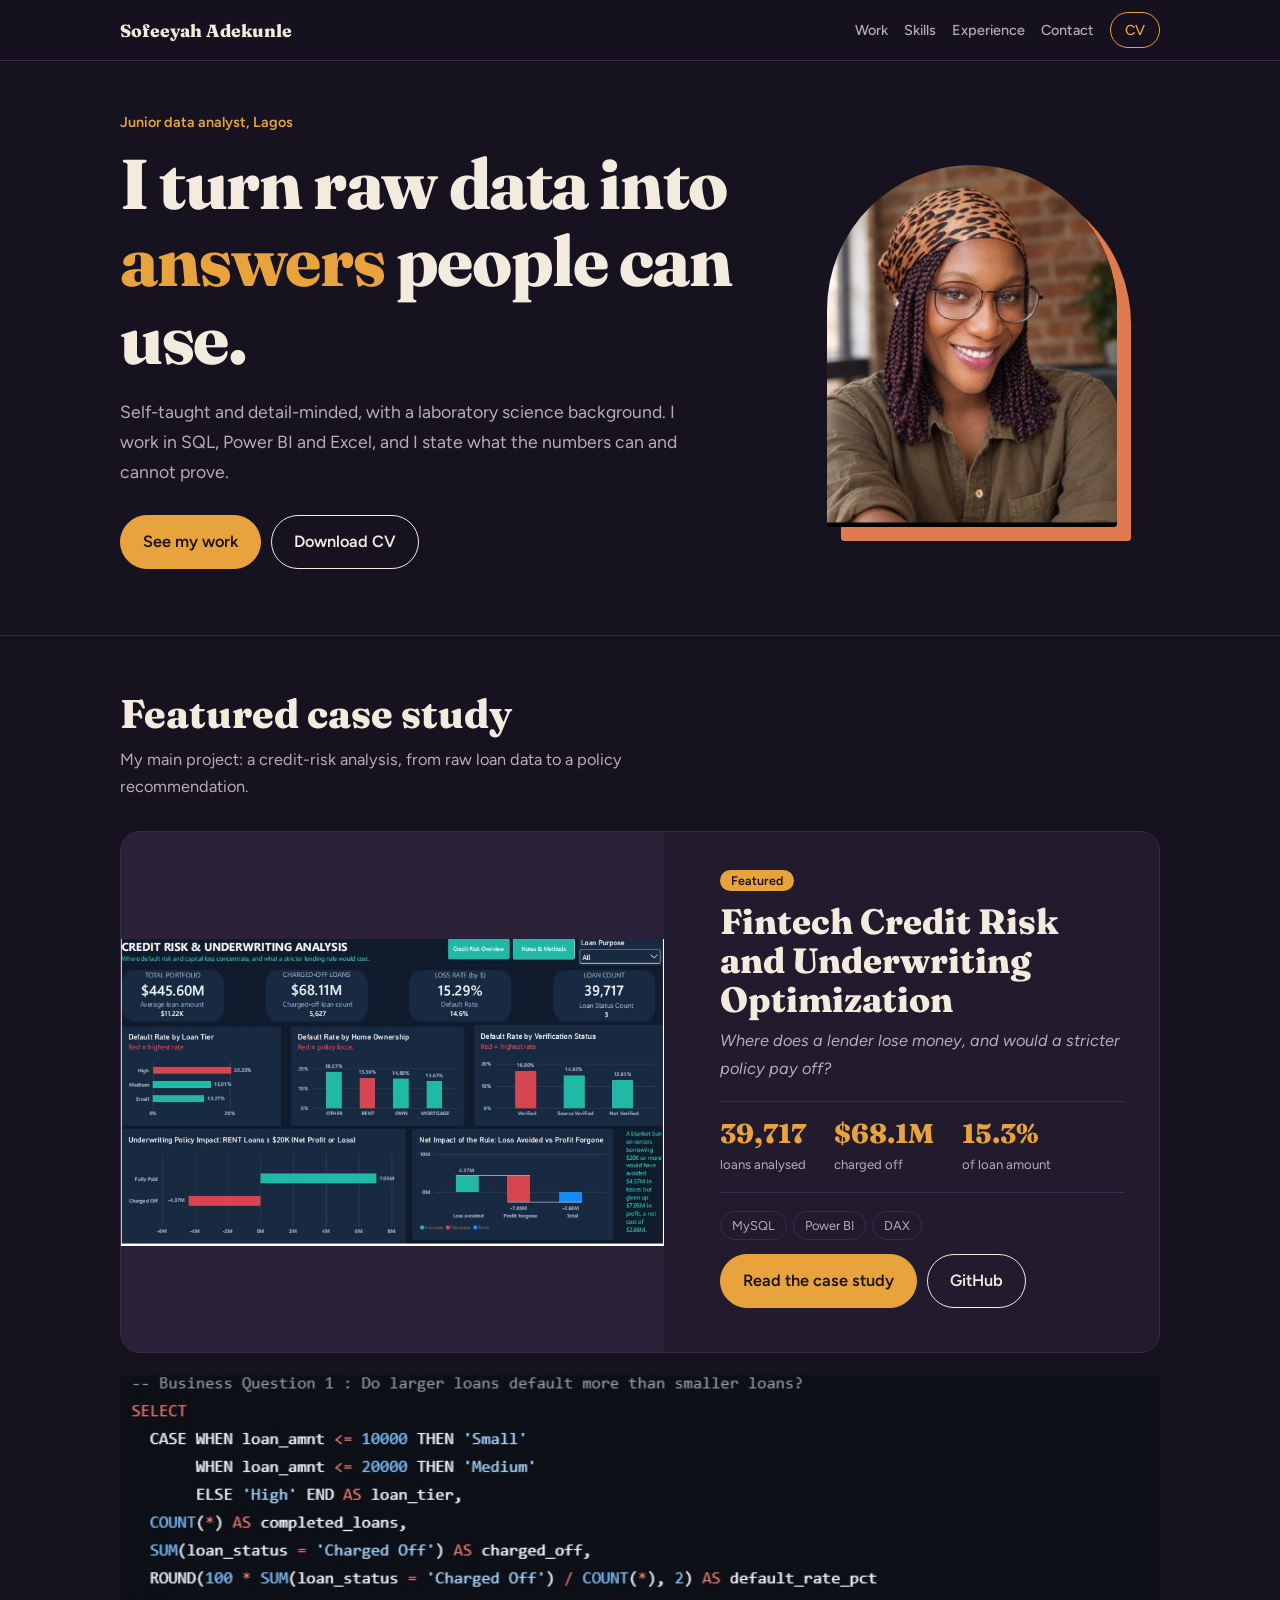
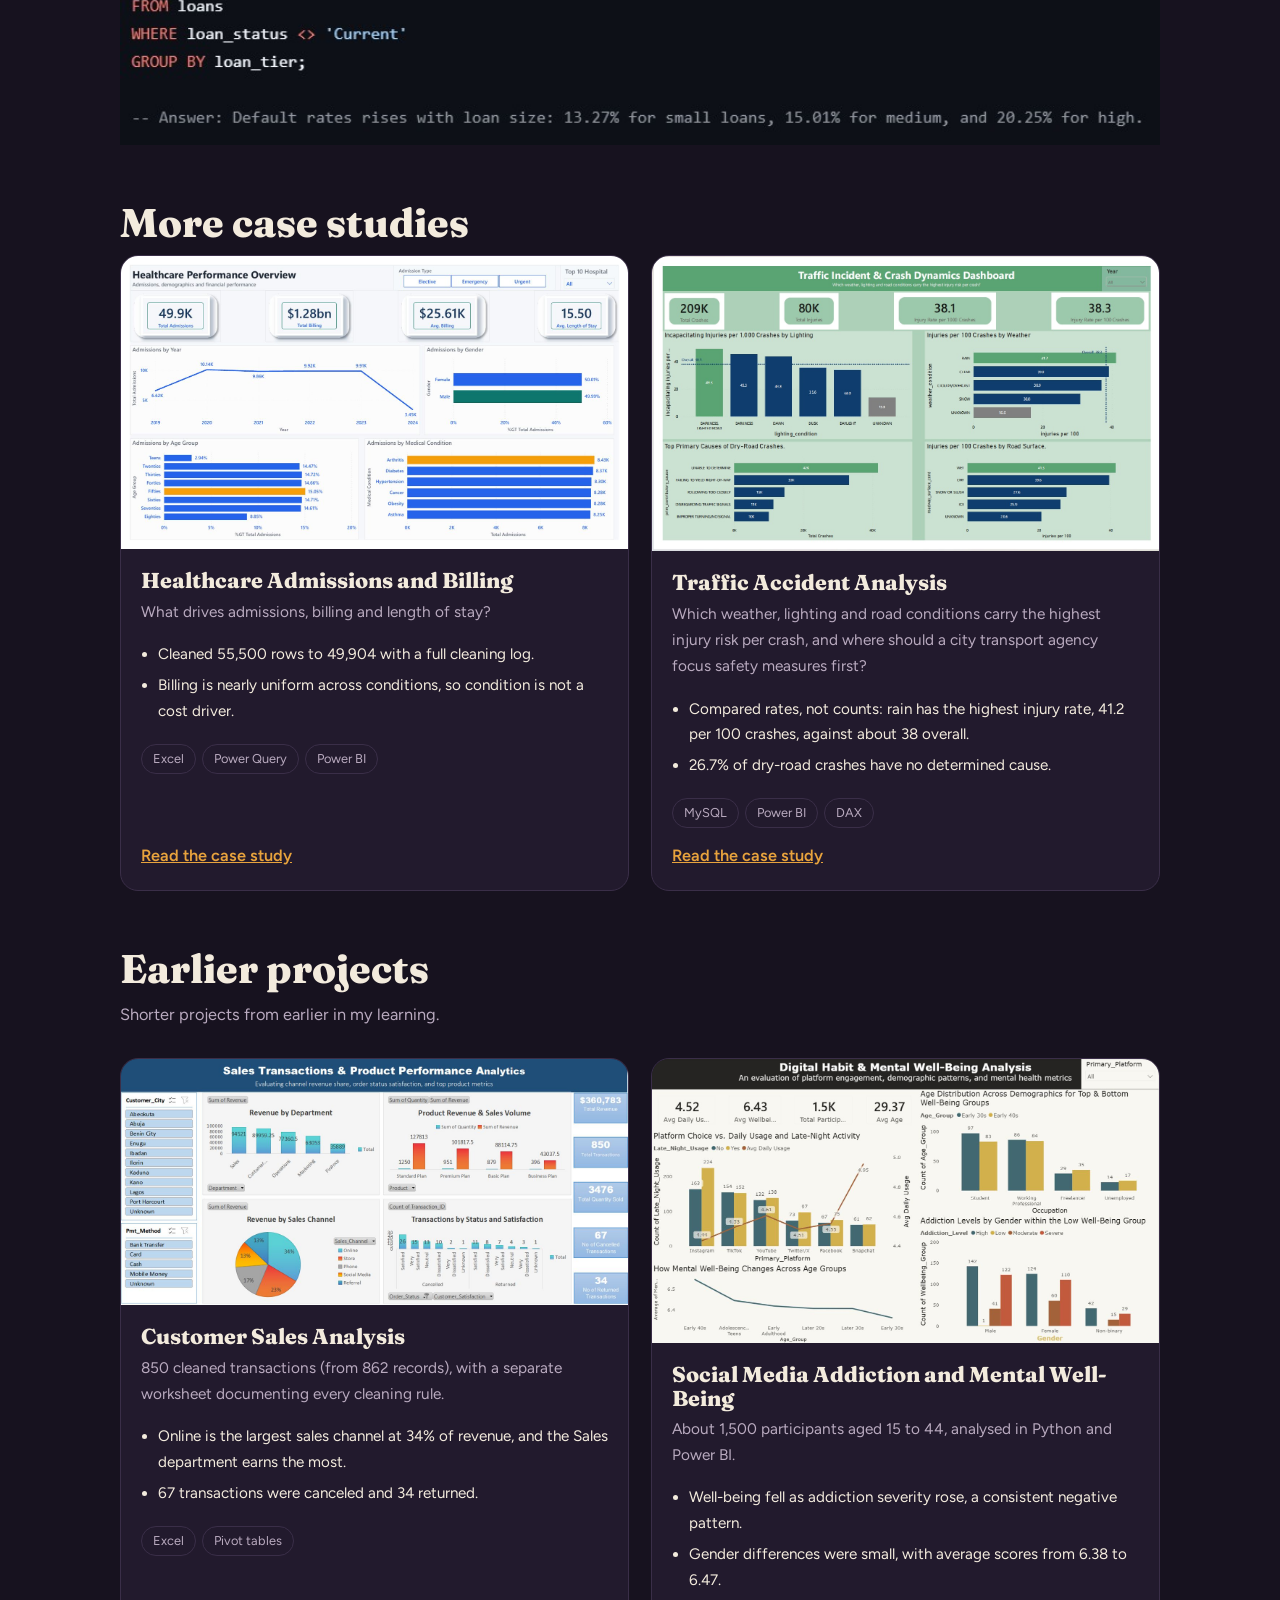
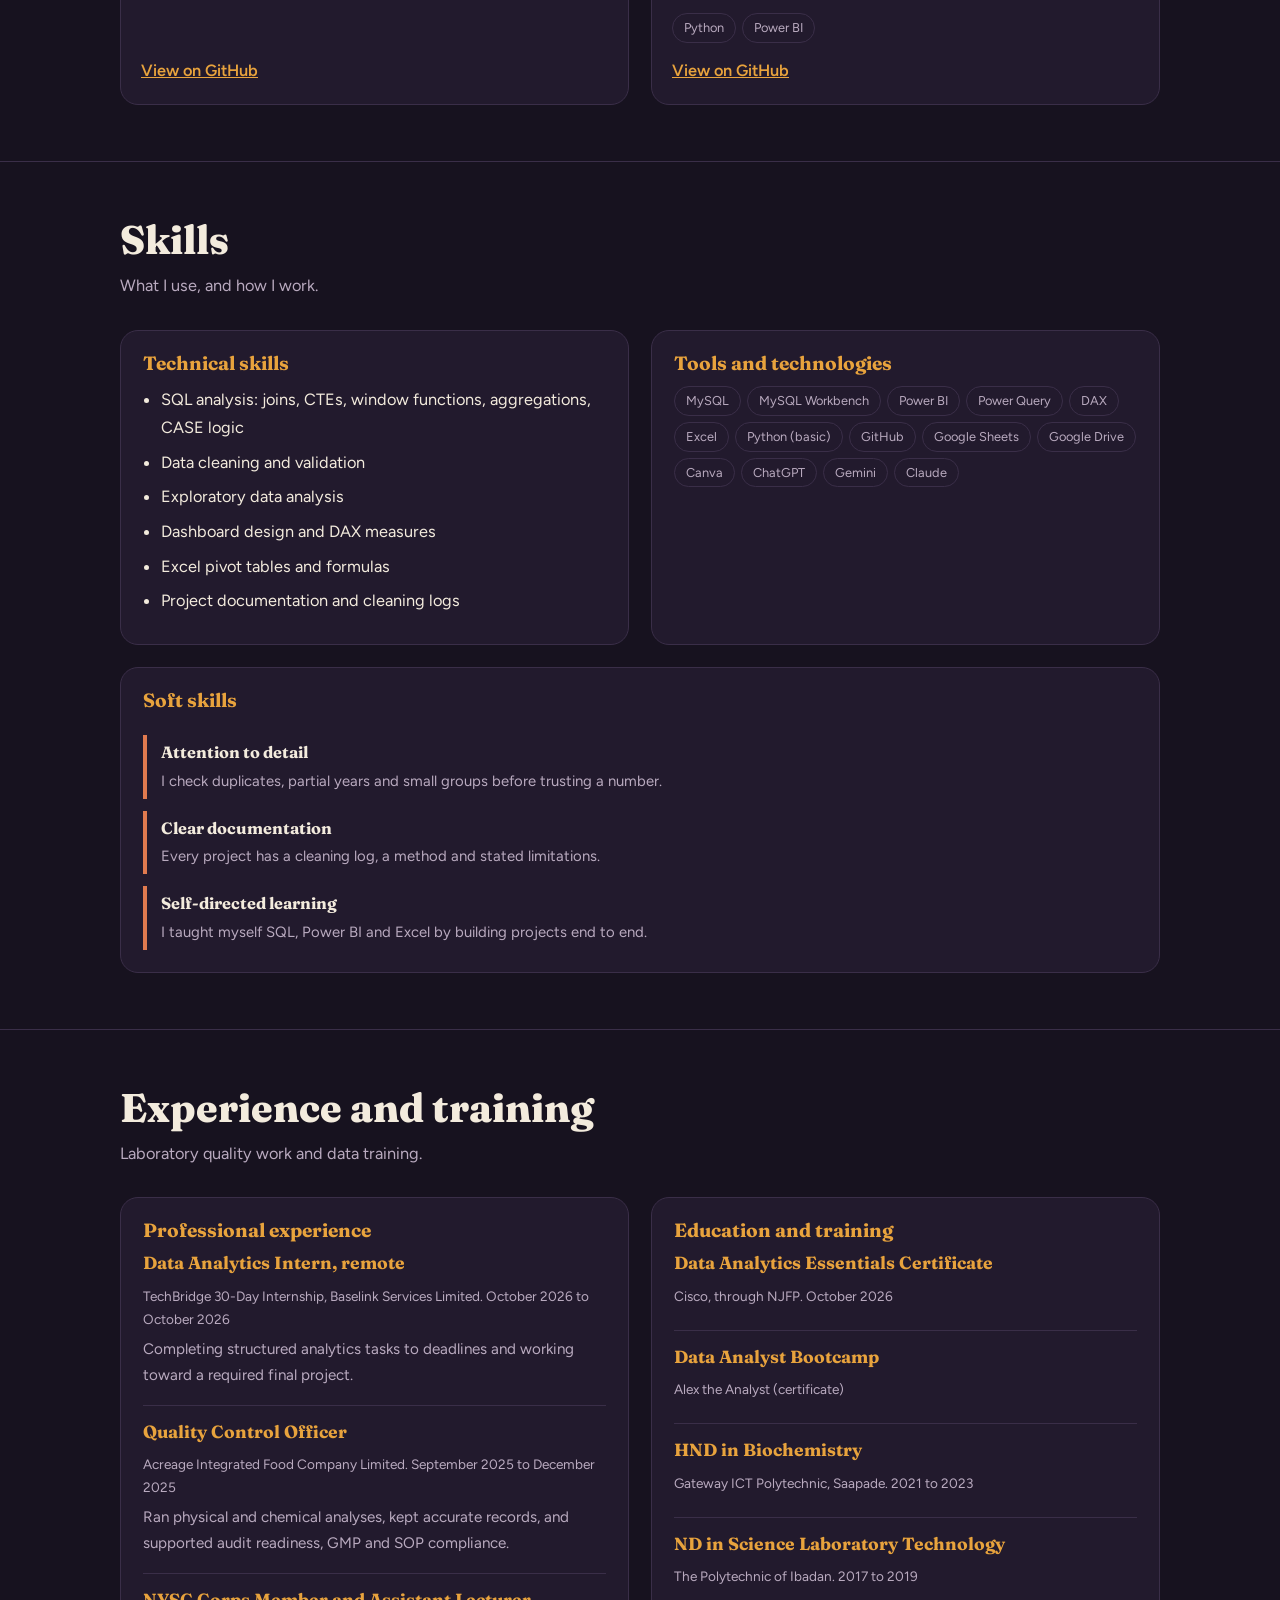
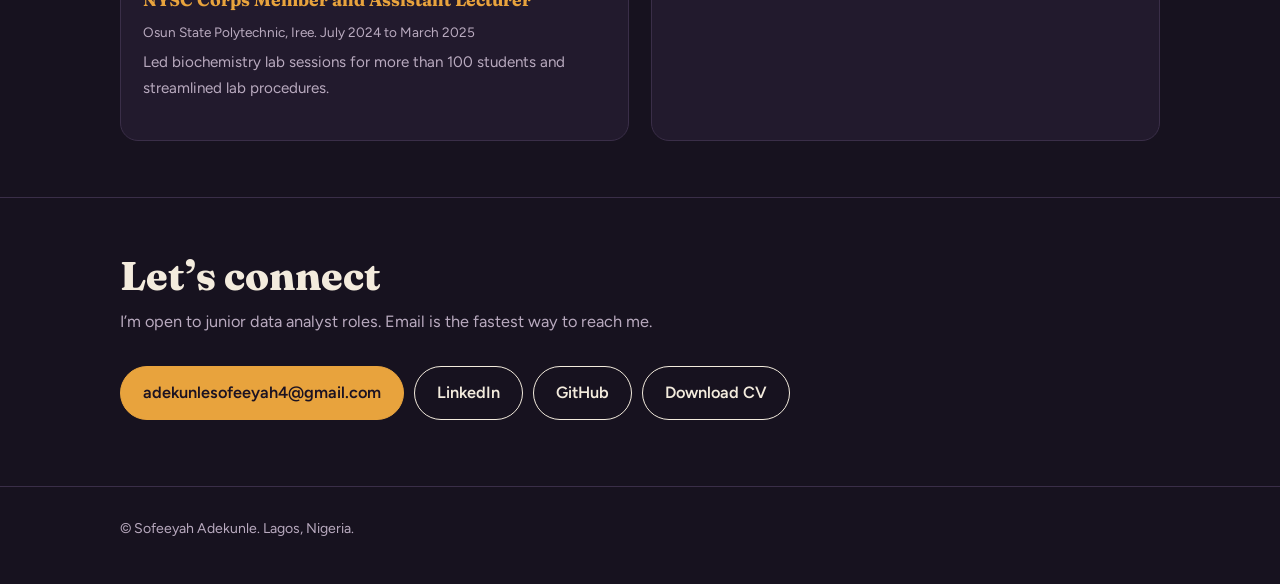
<file: index.html>
<!DOCTYPE html>
<html lang="en"><head><meta charset="utf-8"><meta name="viewport" content="width=device-width, initial-scale=1">
<title>Sofeeyah Adekunle | Data Analyst</title><meta name="description" content="Junior data analyst. SQL, Power BI and Excel case studies in fintech, healthcare and transport.">
<link rel="preconnect" href="https://fonts.googleapis.com"><link rel="preconnect" href="https://fonts.gstatic.com" crossorigin>
<link href="https://fonts.googleapis.com/css2?family=Fraunces:wght@600;800&family=Figtree:wght@400;500;600&display=swap" rel="stylesheet">
<link rel="stylesheet" href="assets/style.css"></head><body>
<header><div class="w"><a class="logo" href="index.html"><span class="full">Sofeeyah Adekunle</span><span class="ini">SA</span></a><nav>
<a href="index.html#work">Work</a><a href="index.html#skills">Skills</a><a href="index.html#experience">Experience</a><a href="index.html#contact">Contact</a><a class="cv" href="assets/Sofeeyah_Adekunle_Data_Analyst_Resume.pdf">CV</a></nav></div></header>

<main>
<div class="w hero"><div>
<p class="eyebrow">Junior data analyst, Lagos</p>
<h1>I turn raw data into <em>answers</em> people can use.</h1>
<p class="lead">Self-taught and detail-minded, with a laboratory science background. I work in SQL, Power BI and Excel, and I state what the numbers can and cannot prove.</p>
<a class="btn p" href="#work">See my work</a><a class="btn" href="assets/Sofeeyah_Adekunle_Data_Analyst_Resume.pdf">Download CV</a></div>
<div class="ph"><img src="assets/images/headshot.jpg" alt="Portrait of Sofeeyah Adekunle, smiling, wearing glasses and a leopard-print headscarf"></div></div>

<section id="work"><div class="w">
<h2>Featured case study</h2>
<p class="sub">My main project: a credit-risk analysis, from raw loan data to a policy recommendation.</p>
<article class="feat"><button class="shot" aria-label="Enlarge: Power BI credit risk dashboard"><img src="assets/images/fintech-dashboard.jpg" alt="Power BI credit risk dashboard" loading="lazy"></button>
<div class="tx"><span class="tag">Featured</span><h3>Fintech Credit Risk and Underwriting Optimization</h3>
<p class="q">Where does a lender lose money, and would a stricter policy pay off?</p>
<div class="facts"><div><b>39,717</b><span>loans analysed</span></div><div><b>$68.1M</b><span>charged off</span></div><div><b>15.3%</b><span>of loan amount</span></div></div>
<div class="chips"><span>MySQL</span><span>Power BI</span><span>DAX</span></div>
<a class="btn p" href="fintech.html">Read the case study</a><a class="btn" href="https://github.com/SofeeyahAde/fintech-credit-risk-analysis">GitHub</a></div></article>
<div style="margin-top:22px"><button class="shot" aria-label="Enlarge: SQL query that tiers loans by size and calculates default rate"><img src="assets/images/fintech-sql.jpg" alt="SQL query that tiers loans by size and calculates default rate" loading="lazy"></button></div>

<h2 style="margin-top:56px">More case studies</h2>
<div class="grid g2">
<article class="card"><button class="shot" aria-label="Enlarge: Power BI healthcare overview dashboard"><img src="assets/images/healthcare-overview.jpg" alt="Power BI healthcare overview dashboard" loading="lazy"></button><div class="tx"><h3>Healthcare Admissions and Billing</h3>
<p>What drives admissions, billing and length of stay?</p><ul><li>Cleaned 55,500 rows to 49,904 with a full cleaning log.</li><li>Billing is nearly uniform across conditions, so condition is not a cost driver.</li></ul>
<div class="chips"><span>Excel</span><span>Power Query</span><span>Power BI</span></div><a class="more" href="healthcare.html">Read the case study</a></div></article>
<article class="card"><button class="shot" aria-label="Enlarge: Power BI traffic crash dashboard"><img src="assets/images/traffic-dashboard.jpg" alt="Power BI traffic crash dashboard" loading="lazy"></button><div class="tx"><h3>Traffic Accident Analysis</h3>
<p>Which weather, lighting and road conditions carry the highest injury risk per crash, and where should a city transport agency focus safety measures first?</p><ul><li>Compared rates, not counts: rain has the highest injury rate, 41.2 per 100 crashes, against about 38 overall.</li><li>26.7% of dry-road crashes have no determined cause.</li></ul>
<div class="chips"><span>MySQL</span><span>Power BI</span><span>DAX</span></div><a class="more" href="traffic.html">Read the case study</a></div></article>
</div>

<h2 style="margin-top:56px">Earlier projects</h2>
<p class="sub">Shorter projects from earlier in my learning.</p>
<div class="grid g2">
<article class="card"><button class="shot" aria-label="Enlarge: Excel sales dashboard"><img src="assets/images/sales-dashboard.jpg" alt="Excel sales dashboard" loading="lazy"></button><div class="tx"><h3>Customer Sales Analysis</h3>
<p>850 cleaned transactions (from 862 records), with a separate worksheet documenting every cleaning rule.</p><ul><li>Online is the largest sales channel at 34% of revenue, and the Sales department earns the most.</li><li>67 transactions were canceled and 34 returned.</li></ul>
<div class="chips"><span>Excel</span><span>Pivot tables</span></div><a class="more" href="https://github.com/SofeeyahAde/customer-sales-excel-analysis">View on GitHub</a></div></article>
<article class="card"><button class="shot" aria-label="Enlarge: Power BI social media and mental well-being dashboard"><img src="assets/images/social-dashboard.jpg" alt="Power BI social media and mental well-being dashboard" loading="lazy"></button><div class="tx"><h3>Social Media Addiction and Mental Well-Being</h3>
<p>About 1,500 participants aged 15 to 44, analysed in Python and Power BI.</p><ul><li>Well-being fell as addiction severity rose, a consistent negative pattern.</li><li>Gender differences were small, with average scores from 6.38 to 6.47.</li></ul>
<div class="chips"><span>Python</span><span>Power BI</span></div><a class="more" href="https://github.com/SofeeyahAde/social-media-mental-wellbeing-analysis">View on GitHub</a></div></article>
</div></div></section>

<section id="skills"><div class="w"><h2>Skills</h2><p class="sub">What I use, and how I work.</p>
<div class="two">
<div class="box"><h3>Technical skills</h3><ul><li>SQL analysis: joins, CTEs, window functions, aggregations, CASE logic</li><li>Data cleaning and validation</li><li>Exploratory data analysis</li><li>Dashboard design and DAX measures</li><li>Excel pivot tables and formulas</li><li>Project documentation and cleaning logs</li></ul></div>
<div class="box"><h3>Tools and technologies</h3><div class="chips" style="margin:0"><span>MySQL</span><span>MySQL Workbench</span><span>Power BI</span><span>Power Query</span><span>DAX</span><span>Excel</span><span>Python (basic)</span><span>GitHub</span><span>Google Sheets</span><span>Google Drive</span><span>Canva</span><span>ChatGPT</span><span>Gemini</span><span>Claude</span></div></div></div>
<div class="box soft" style="margin-top:22px"><h3>Soft skills</h3>
<div><b>Attention to detail</b><span>I check duplicates, partial years and small groups before trusting a number.</span></div>
<div><b>Clear documentation</b><span>Every project has a cleaning log, a method and stated limitations.</span></div>
<div><b>Self-directed learning</b><span>I taught myself SQL, Power BI and Excel by building projects end to end.</span></div></div>
</div></section>

<section id="experience"><div class="w"><h2>Experience and training</h2><p class="sub">Laboratory quality work and data training.</p>
<div class="two"><div class="box"><h3>Professional experience</h3>
<div class="job"><h3>Data Analytics Intern, remote</h3><small>TechBridge 30-Day Internship, Baselink Services Limited. October 2026 to October 2026</small><p>Completing structured analytics tasks to deadlines and working toward a required final project.</p></div>
<div class="job"><h3>Quality Control Officer</h3><small>Acreage Integrated Food Company Limited. September 2025 to December 2025</small><p>Ran physical and chemical analyses, kept accurate records, and supported audit readiness, GMP and SOP compliance.</p></div>
<div class="job"><h3>NYSC Corps Member and Assistant Lecturer</h3><small>Osun State Polytechnic, Iree. July 2024 to March 2025</small><p>Led biochemistry lab sessions for more than 100 students and streamlined lab procedures.</p></div></div>
<div class="box"><h3>Education and training</h3>
<div class="job"><h3>Data Analytics Essentials Certificate</h3><small>Cisco, through NJFP. October 2026</small></div>
<div class="job"><h3>Data Analyst Bootcamp</h3><small>Alex the Analyst (certificate)</small></div>
<div class="job"><h3>HND in Biochemistry</h3><small>Gateway ICT Polytechnic, Saapade. 2021 to 2023</small></div>
<div class="job"><h3>ND in Science Laboratory Technology</h3><small>The Polytechnic of Ibadan. 2017 to 2019</small></div></div></div>
</div></section>

<section id="contact"><div class="w"><h2>Let’s connect</h2><p class="sub">I’m open to junior data analyst roles. Email is the fastest way to reach me.</p>
<a class="btn p" href="mailto:adekunlesofeeyah4@gmail.com">adekunlesofeeyah4@gmail.com</a><a class="btn" href="https://www.linkedin.com/in/sofeeyah-adekunle">LinkedIn</a><a class="btn" href="https://github.com/SofeeyahAde">GitHub</a><a class="btn" href="assets/Sofeeyah_Adekunle_Data_Analyst_Resume.pdf">Download CV</a></div></section>
</main><footer><div class="w">© Sofeeyah Adekunle. Lagos, Nigeria.</div></footer>
<dialog id="z"><img alt=""></dialog><script src="assets/site.js"></script></body></html>
</file>
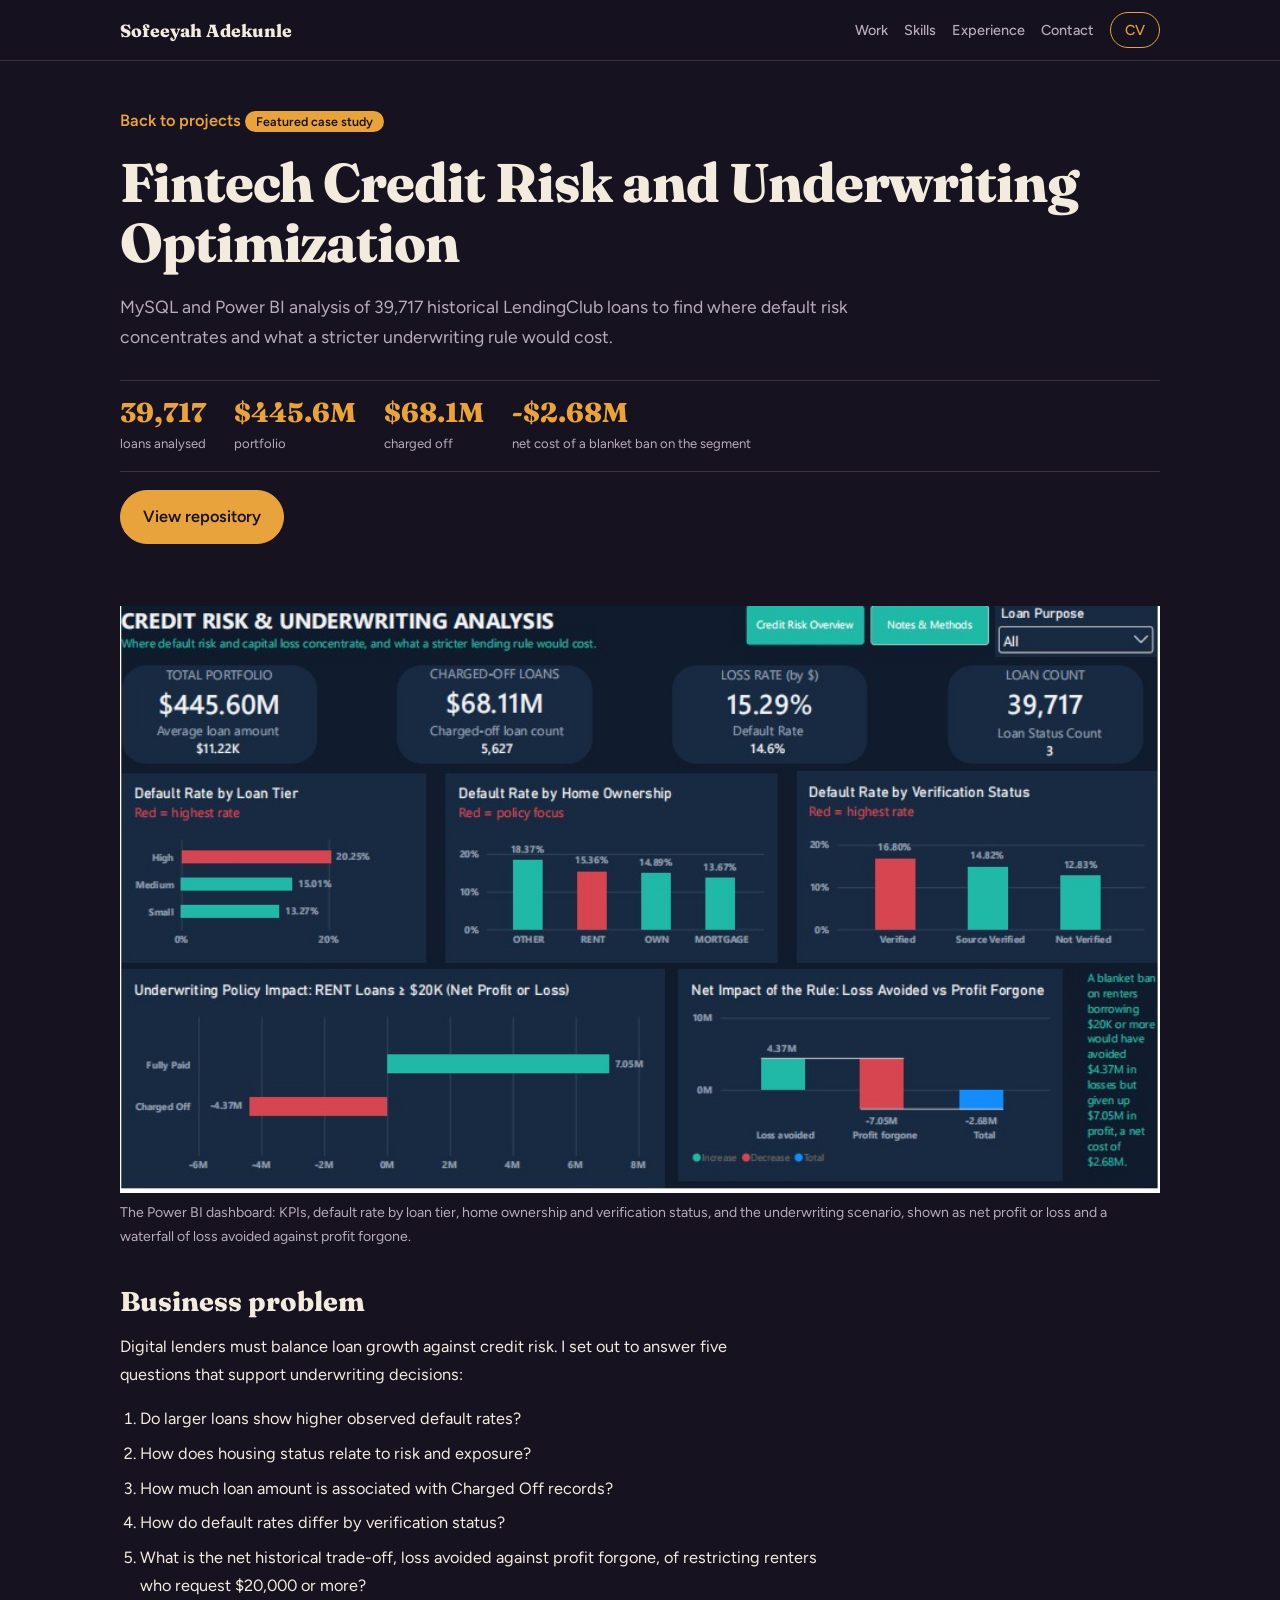
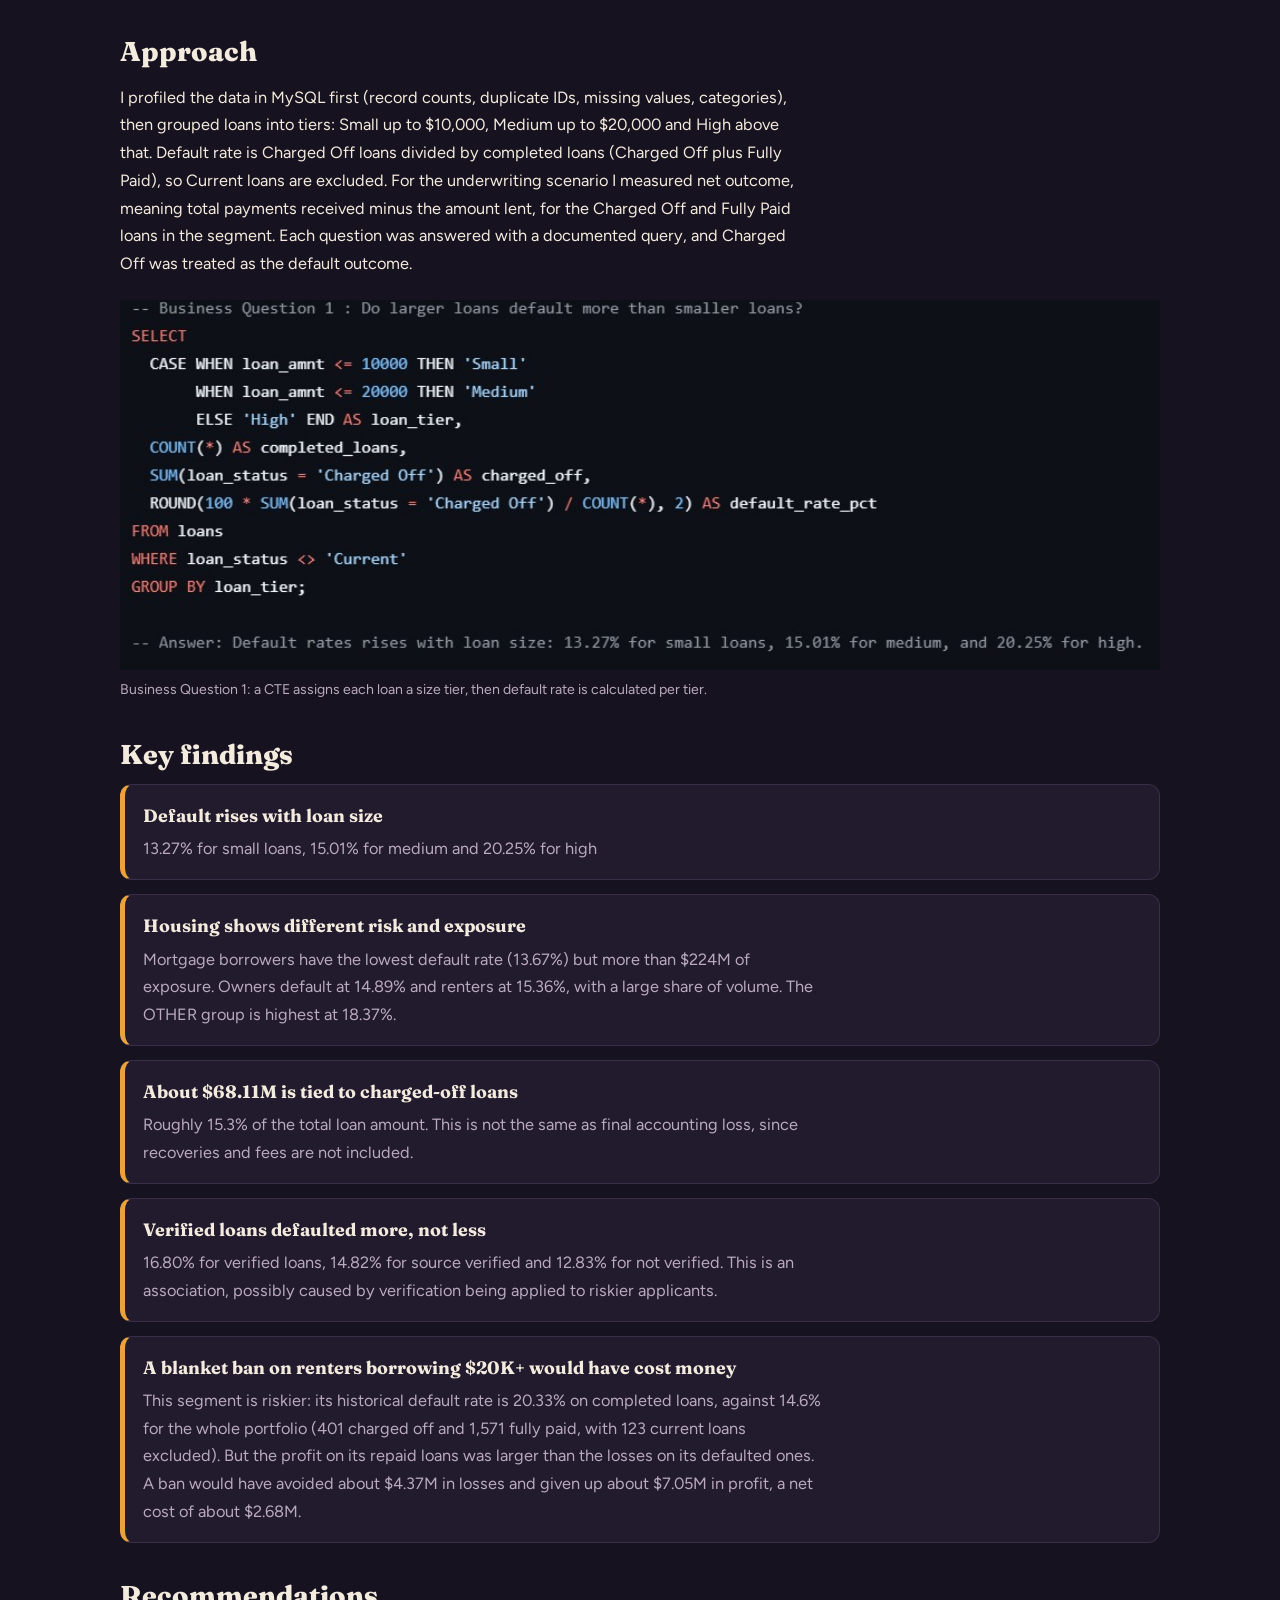
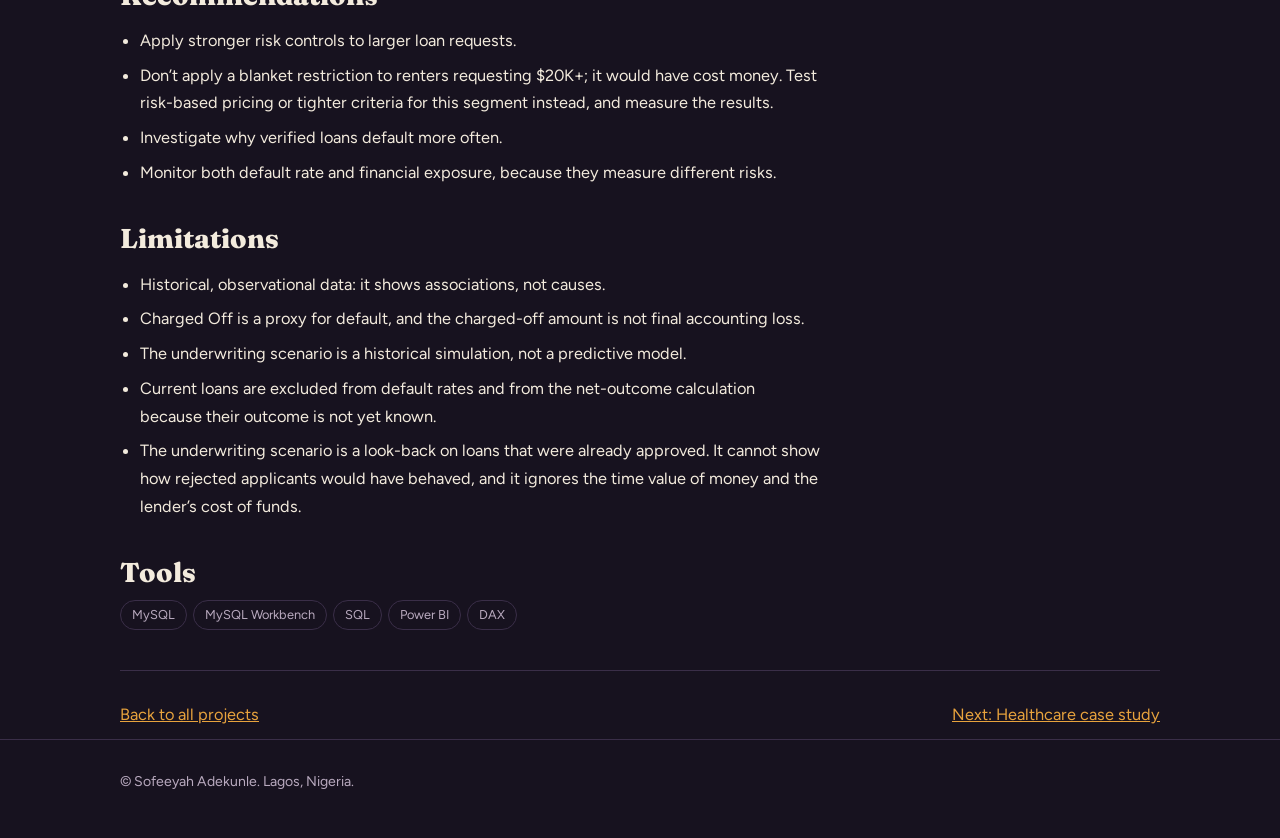
<file: fintech.html>
<!DOCTYPE html>
<html lang="en"><head><meta charset="utf-8"><meta name="viewport" content="width=device-width, initial-scale=1">
<title>Fintech Credit Risk and Underwriting Optimization | Sofeeyah Adekunle</title><meta name="description" content="Credit risk analysis of 39,717 loans using MySQL and Power BI.">
<link rel="preconnect" href="https://fonts.googleapis.com"><link rel="preconnect" href="https://fonts.gstatic.com" crossorigin>
<link href="https://fonts.googleapis.com/css2?family=Fraunces:wght@600;800&family=Figtree:wght@400;500;600&display=swap" rel="stylesheet">
<link rel="stylesheet" href="assets/style.css"></head><body>
<header><div class="w"><a class="logo" href="index.html"><span class="full">Sofeeyah Adekunle</span><span class="ini">SA</span></a><nav>
<a href="index.html#work">Work</a><a href="index.html#skills">Skills</a><a href="index.html#experience">Experience</a><a href="index.html#contact">Contact</a><a class="cv" href="assets/Sofeeyah_Adekunle_Data_Analyst_Resume.pdf">CV</a></nav></div></header>

<main class="cs"><div class="w"><div class="cs-hero"><a class="back" href="index.html#work">Back to projects</a>
<span class="tag">Featured case study</span><h1 style="font-size:clamp(2rem,6vw,3.4rem)">Fintech Credit Risk and Underwriting Optimization</h1>
<p class="lead">MySQL and Power BI analysis of 39,717 historical LendingClub loans to find where default risk concentrates and what a stricter underwriting rule would cost.</p>
<div class="facts"><div><b>39,717</b><span>loans analysed</span></div><div><b>$445.6M</b><span>portfolio</span></div><div><b>$68.1M</b><span>charged off</span></div><div><b>-$2.68M</b><span>net cost of a blanket ban on the segment</span></div></div>
<a class="btn p" href="https://github.com/SofeeyahAde/fintech-credit-risk-analysis">View repository</a></div>
<figure><button class="shot" aria-label="Enlarge: Power BI credit risk dashboard"><img src="assets/images/fintech-dashboard.jpg" alt="Power BI credit risk dashboard" loading="lazy"></button><figcaption>The Power BI dashboard: KPIs, default rate by loan tier, home ownership and verification status, and the underwriting scenario, shown as net profit or loss and a waterfall of loss avoided against profit forgone.</figcaption></figure>

<h2>Business problem</h2><p>Digital lenders must balance loan growth against credit risk. I set out to answer five questions that support underwriting decisions:</p>
<ol><li>Do larger loans show higher observed default rates?</li><li>How does housing status relate to risk and exposure?</li><li>How much loan amount is associated with Charged Off records?</li><li>How do default rates differ by verification status?</li><li>What is the net historical trade-off, loss avoided against profit forgone, of restricting renters who request $20,000 or more?</li></ol>

<h2>Approach</h2><p>I profiled the data in MySQL first (record counts, duplicate IDs, missing values, categories), then grouped loans into tiers: Small up to $10,000, Medium up to $20,000 and High above that. Default rate is Charged Off loans divided by completed loans (Charged Off plus Fully Paid), so Current loans are excluded. For the underwriting scenario I measured net outcome, meaning total payments received minus the amount lent, for the Charged Off and Fully Paid loans in the segment. Each question was answered with a documented query, and Charged Off was treated as the default outcome.</p>
<figure><button class="shot" aria-label="Enlarge: SQL query that tiers loans by size and calculates default rate"><img src="assets/images/fintech-sql.jpg" alt="SQL query that tiers loans by size and calculates default rate" loading="lazy"></button><figcaption>Business Question 1: a CTE assigns each loan a size tier, then default rate is calculated per tier.</figcaption></figure>

<h2>Key findings</h2>
<div class="find"><b>Default rises with loan size</b><p>13.27% for small loans, 15.01% for medium and 20.25% for high</p></div>
<div class="find"><b>Housing shows different risk and exposure</b><p>Mortgage borrowers have the lowest default rate (13.67%) but more than $224M of exposure. Owners default at 14.89% and renters at 15.36%, with a large share of volume. The OTHER group is highest at 18.37%.</p></div>
<div class="find"><b>About $68.11M is tied to charged-off loans</b><p>Roughly 15.3% of the total loan amount. This is not the same as final accounting loss, since recoveries and fees are not included.</p></div>
<div class="find"><b>Verified loans defaulted more, not less</b><p>16.80% for verified loans, 14.82% for source verified and 12.83% for not verified. This is an association, possibly caused by verification being applied to riskier applicants.</p></div>
<div class="find"><b>A blanket ban on renters borrowing $20K+ would have cost money</b><p>This segment is riskier: its historical default rate is 20.33% on completed loans, against 14.6% for the whole portfolio (401 charged off and 1,571 fully paid, with 123 current loans excluded). But the profit on its repaid loans was larger than the losses on its defaulted ones. A ban would have avoided about $4.37M in losses and given up about $7.05M in profit, a net cost of about $2.68M.</p></div>

<h2>Recommendations</h2><ul><li>Apply stronger risk controls to larger loan requests.</li><li>Don’t apply a blanket restriction to renters requesting $20K+; it would have cost money. Test risk-based pricing or tighter criteria for this segment instead, and measure the results.</li><li>Investigate why verified loans default more often.</li><li>Monitor both default rate and financial exposure, because they measure different risks.</li></ul>

<h2>Limitations</h2><ul><li>Historical, observational data: it shows associations, not causes.</li><li>Charged Off is a proxy for default, and the charged-off amount is not final accounting loss.</li><li>The underwriting scenario is a historical simulation, not a predictive model.</li><li>Current loans are excluded from default rates and from the net-outcome calculation because their outcome is not yet known.</li><li>The underwriting scenario is a look-back on loans that were already approved. It cannot show how rejected applicants would have behaved, and it ignores the time value of money and the lender’s cost of funds.</li></ul>

<h2>Tools</h2><div class="chips"><span>MySQL</span><span>MySQL Workbench</span><span>SQL</span><span>Power BI</span><span>DAX</span></div>
<div class="nav2"><a href="index.html#work">Back to all projects</a><a href="healthcare.html">Next: Healthcare case study</a></div>
</div></main><footer><div class="w">© Sofeeyah Adekunle. Lagos, Nigeria.</div></footer>
<dialog id="z"><img alt=""></dialog><script src="assets/site.js"></script></body></html>
</file>
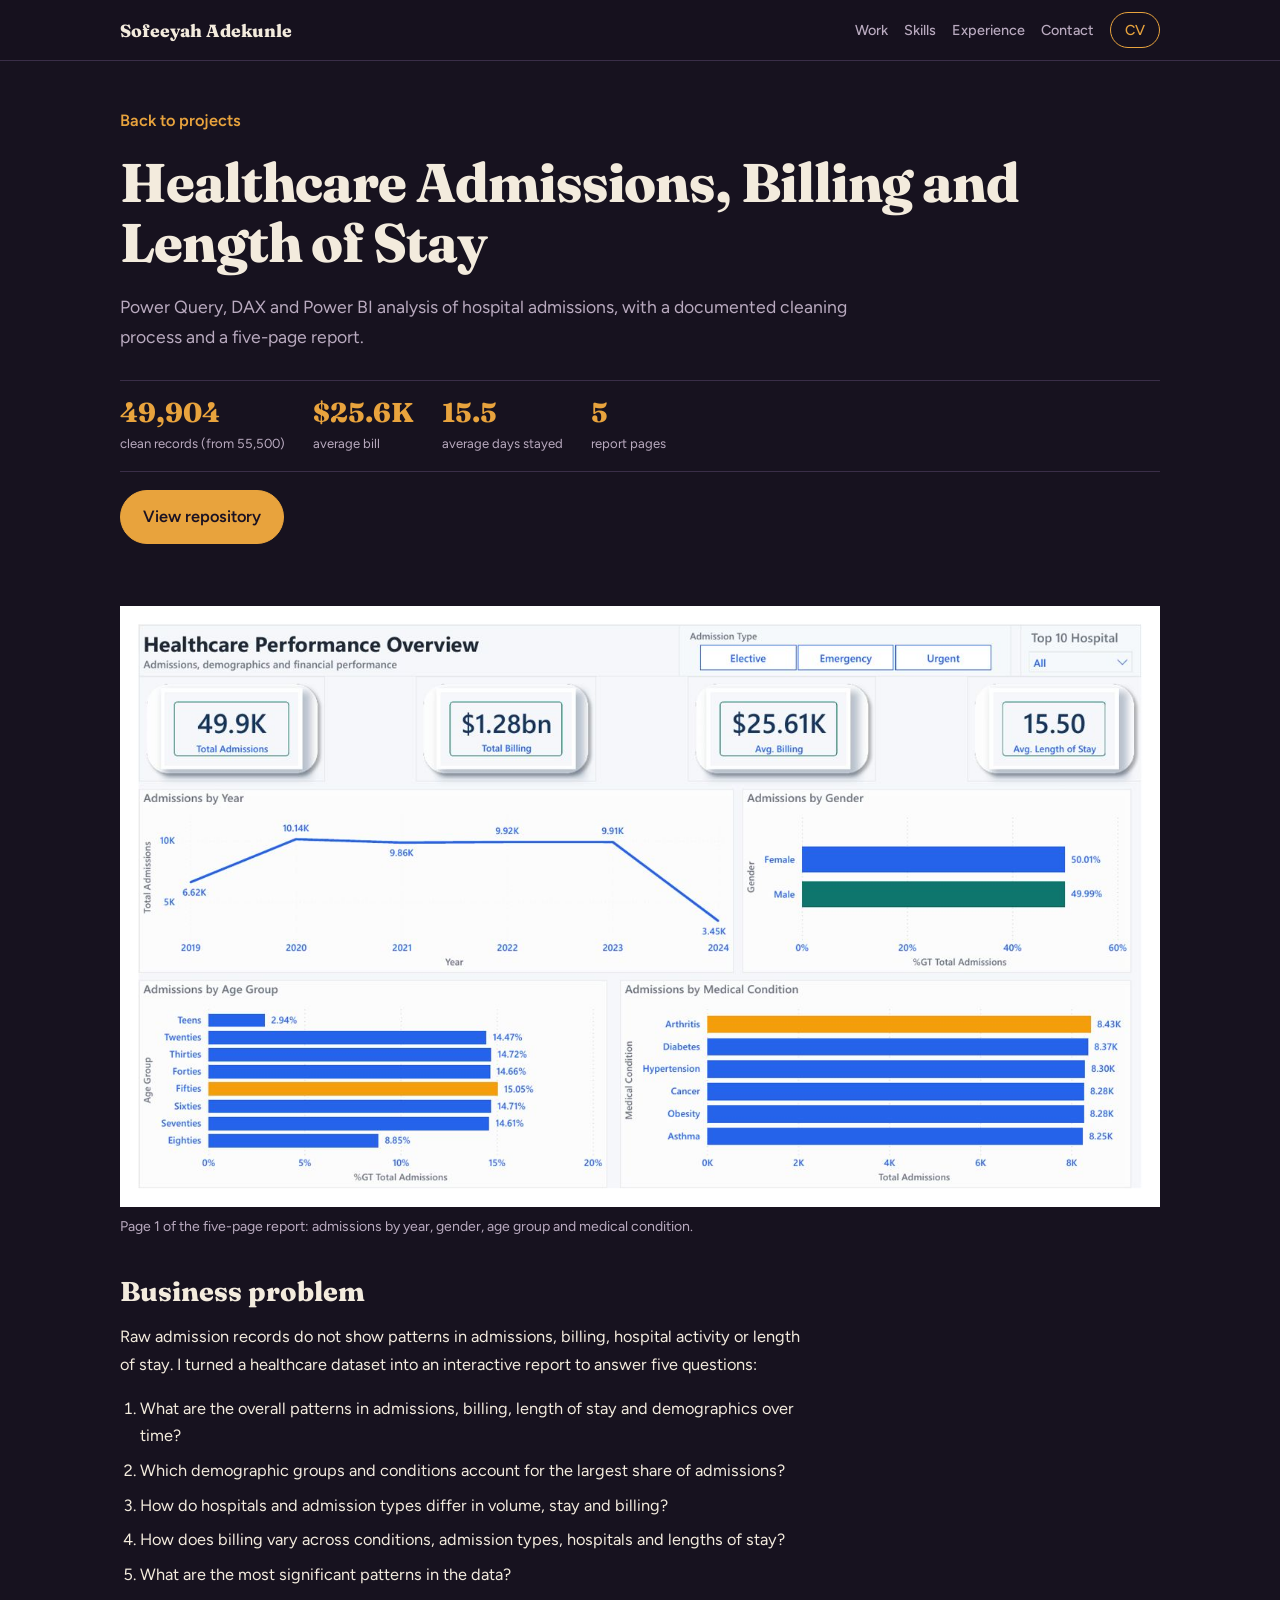
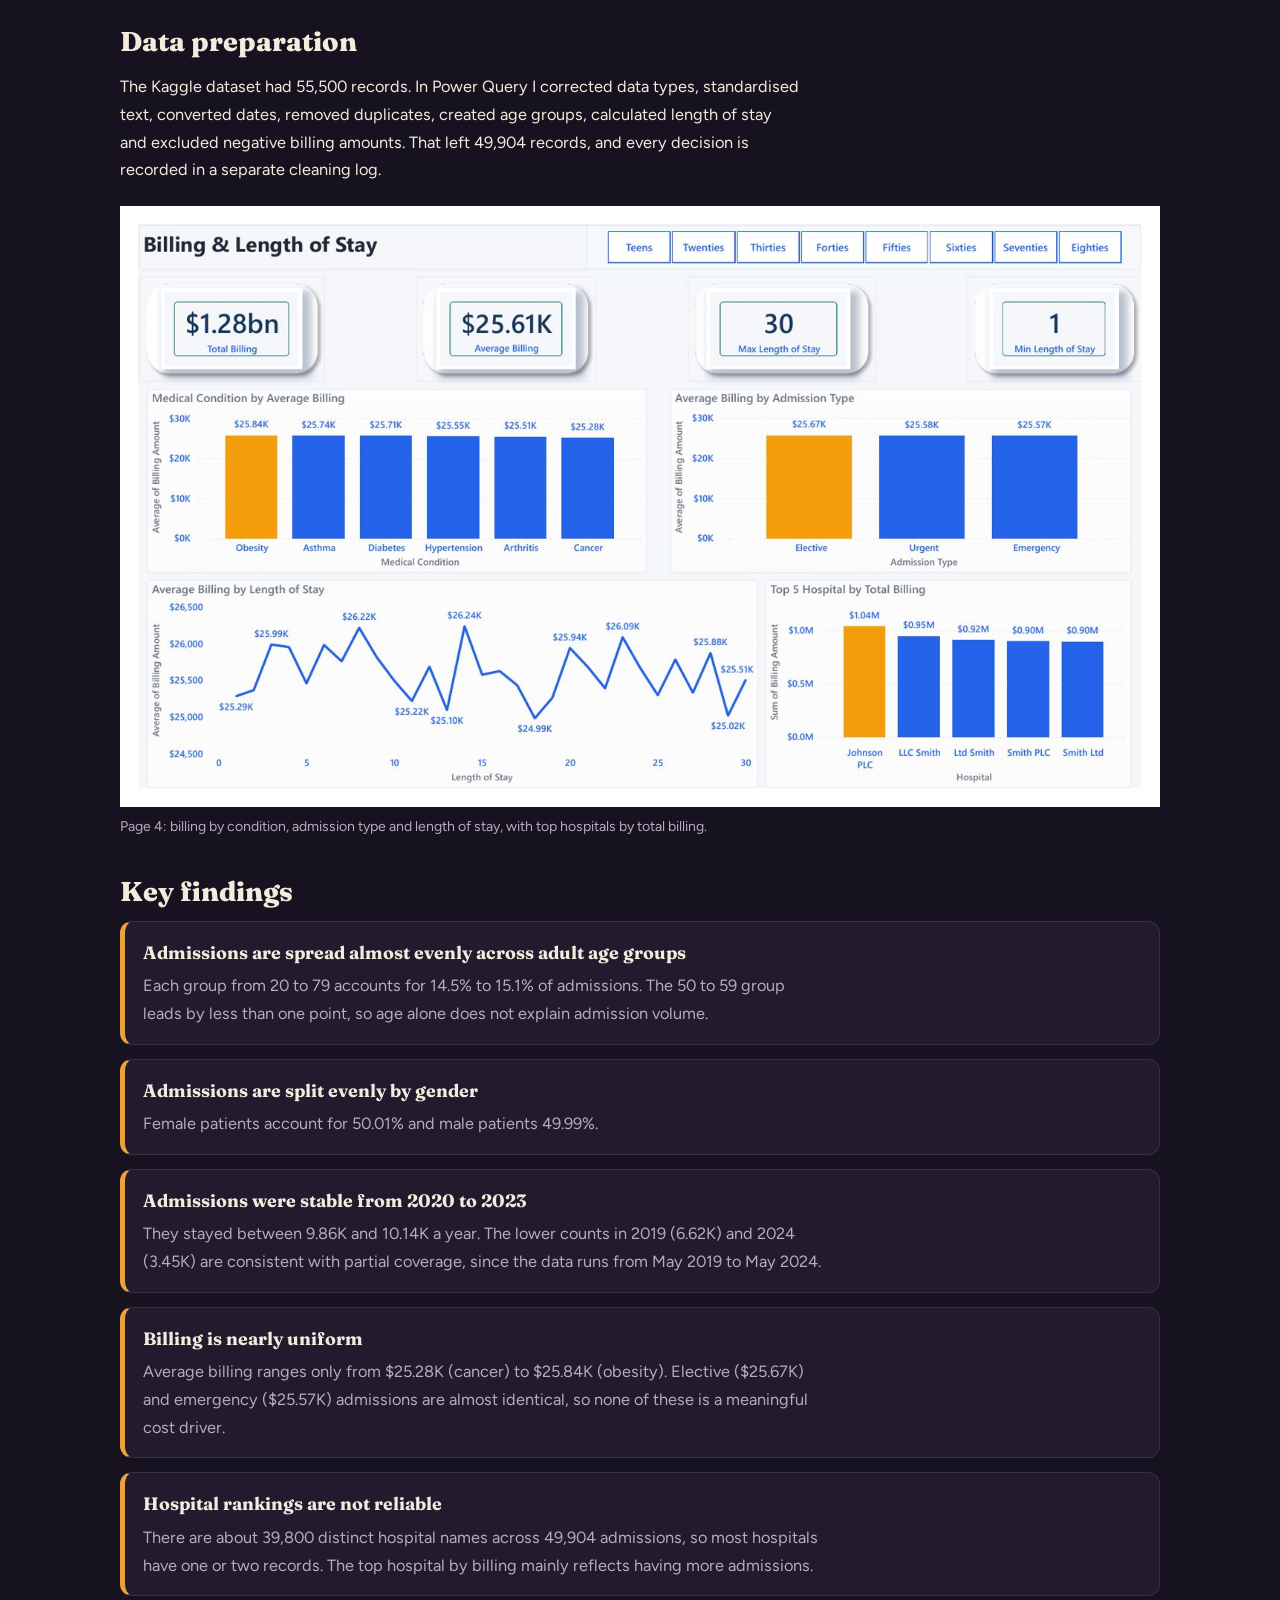
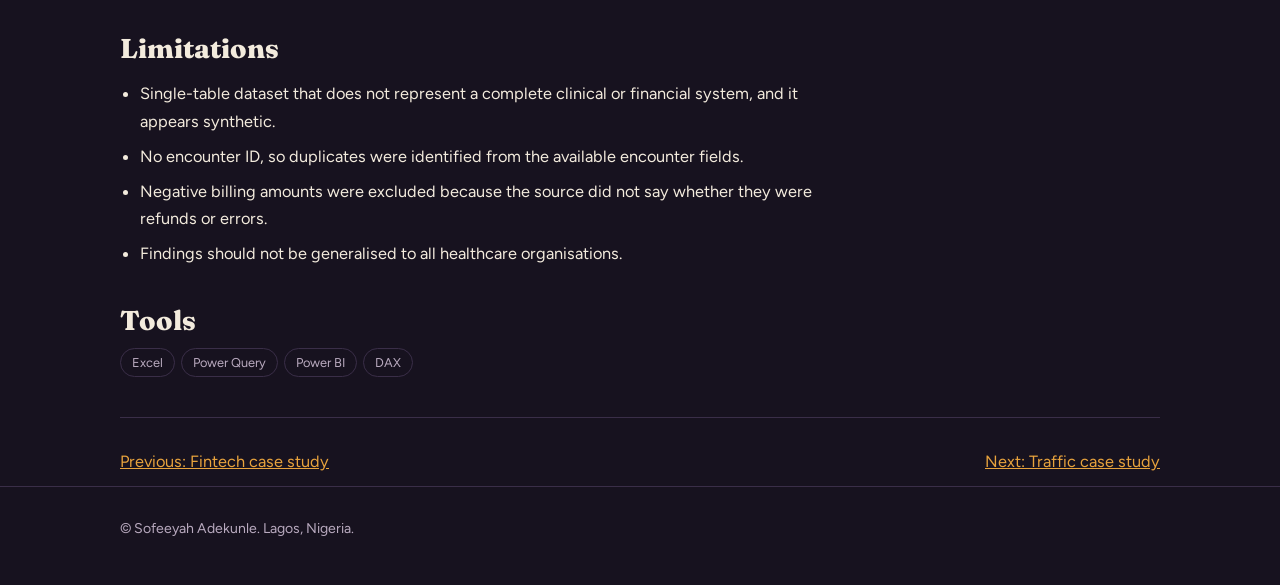
<file: healthcare.html>
<!DOCTYPE html>
<html lang="en"><head><meta charset="utf-8"><meta name="viewport" content="width=device-width, initial-scale=1">
<title>Healthcare Admissions, Billing and Length of Stay | Sofeeyah Adekunle</title><meta name="description" content="Power Query and Power BI analysis of 49,904 healthcare admission records.">
<link rel="preconnect" href="https://fonts.googleapis.com"><link rel="preconnect" href="https://fonts.gstatic.com" crossorigin>
<link href="https://fonts.googleapis.com/css2?family=Fraunces:wght@600;800&family=Figtree:wght@400;500;600&display=swap" rel="stylesheet">
<link rel="stylesheet" href="assets/style.css"></head><body>
<header><div class="w"><a class="logo" href="index.html"><span class="full">Sofeeyah Adekunle</span><span class="ini">SA</span></a><nav>
<a href="index.html#work">Work</a><a href="index.html#skills">Skills</a><a href="index.html#experience">Experience</a><a href="index.html#contact">Contact</a><a class="cv" href="assets/Sofeeyah_Adekunle_Data_Analyst_Resume.pdf">CV</a></nav></div></header>

<main class="cs"><div class="w"><div class="cs-hero"><a class="back" href="index.html#work">Back to projects</a>
<h1 style="font-size:clamp(2rem,6vw,3.4rem)">Healthcare Admissions, Billing and Length of Stay</h1><p class="lead">Power Query, DAX and Power BI analysis of hospital admissions, with a documented cleaning process and a five-page report.</p><div class="facts"><div><b>49,904</b><span>clean records (from 55,500)</span></div><div><b>$25.6K</b><span>average bill</span></div><div><b>15.5</b><span>average days stayed</span></div><div><b>5</b><span>report pages</span></div></div><a class="btn p" href="https://github.com/SofeeyahAde/healthcare-admissions-analysis">View repository</a></div>
<figure><button class="shot" aria-label="Enlarge: Power BI healthcare overview dashboard"><img src="assets/images/healthcare-overview.jpg" alt="Power BI healthcare overview dashboard" loading="lazy"></button><figcaption>Page 1 of the five-page report: admissions by year, gender, age group and medical condition.</figcaption></figure><h2>Business problem</h2><p>Raw admission records do not show patterns in admissions, billing, hospital activity or length of stay. I turned a healthcare dataset into an interactive report to answer five questions:</p>
<ol><li>What are the overall patterns in admissions, billing, length of stay and demographics over time?</li><li>Which demographic groups and conditions account for the largest share of admissions?</li><li>How do hospitals and admission types differ in volume, stay and billing?</li><li>How does billing vary across conditions, admission types, hospitals and lengths of stay?</li><li>What are the most significant patterns in the data?</li></ol>
<h2>Data preparation</h2><p>The Kaggle dataset had 55,500 records. In Power Query I corrected data types, standardised text, converted dates, removed duplicates, created age groups, calculated length of stay and excluded negative billing amounts. That left 49,904 records, and every decision is recorded in a separate cleaning log.</p>
<figure><button class="shot" aria-label="Enlarge: Power BI billing and length of stay dashboard"><img src="assets/images/healthcare-billing.jpg" alt="Power BI billing and length of stay dashboard" loading="lazy"></button><figcaption>Page 4: billing by condition, admission type and length of stay, with top hospitals by total billing.</figcaption></figure>
<h2>Key findings</h2><div class="find"><b>Admissions are spread almost evenly across adult age groups</b><p>Each group from 20 to 79 accounts for 14.5% to 15.1% of admissions. The 50 to 59 group leads by less than one point, so age alone does not explain admission volume.</p></div><div class="find"><b>Admissions are split evenly by gender</b><p>Female patients account for 50.01% and male patients 49.99%.</p></div><div class="find"><b>Admissions were stable from 2020 to 2023</b><p>They stayed between 9.86K and 10.14K a year. The lower counts in 2019 (6.62K) and 2024 (3.45K) are consistent with partial coverage, since the data runs from May 2019 to May 2024.</p></div><div class="find"><b>Billing is nearly uniform</b><p>Average billing ranges only from $25.28K (cancer) to $25.84K (obesity). Elective ($25.67K) and emergency ($25.57K) admissions are almost identical, so none of these is a meaningful cost driver.</p></div><div class="find"><b>Hospital rankings are not reliable</b><p>There are about 39,800 distinct hospital names across 49,904 admissions, so most hospitals have one or two records. The top hospital by billing mainly reflects having more admissions.</p></div><h2>Limitations</h2><ul><li>Single-table dataset that does not represent a complete clinical or financial system, and it appears synthetic.</li><li>No encounter ID, so duplicates were identified from the available encounter fields.</li><li>Negative billing amounts were excluded because the source did not say whether they were refunds or errors.</li><li>Findings should not be generalised to all healthcare organisations.</li></ul>
<h2>Tools</h2><div class="chips"><span>Excel</span><span>Power Query</span><span>Power BI</span><span>DAX</span></div>
<div class="nav2"><a href="fintech.html">Previous: Fintech case study</a><a href="traffic.html">Next: Traffic case study</a></div></div></main><footer><div class="w">© Sofeeyah Adekunle. Lagos, Nigeria.</div></footer>
<dialog id="z"><img alt=""></dialog><script src="assets/site.js"></script></body></html>
</file>
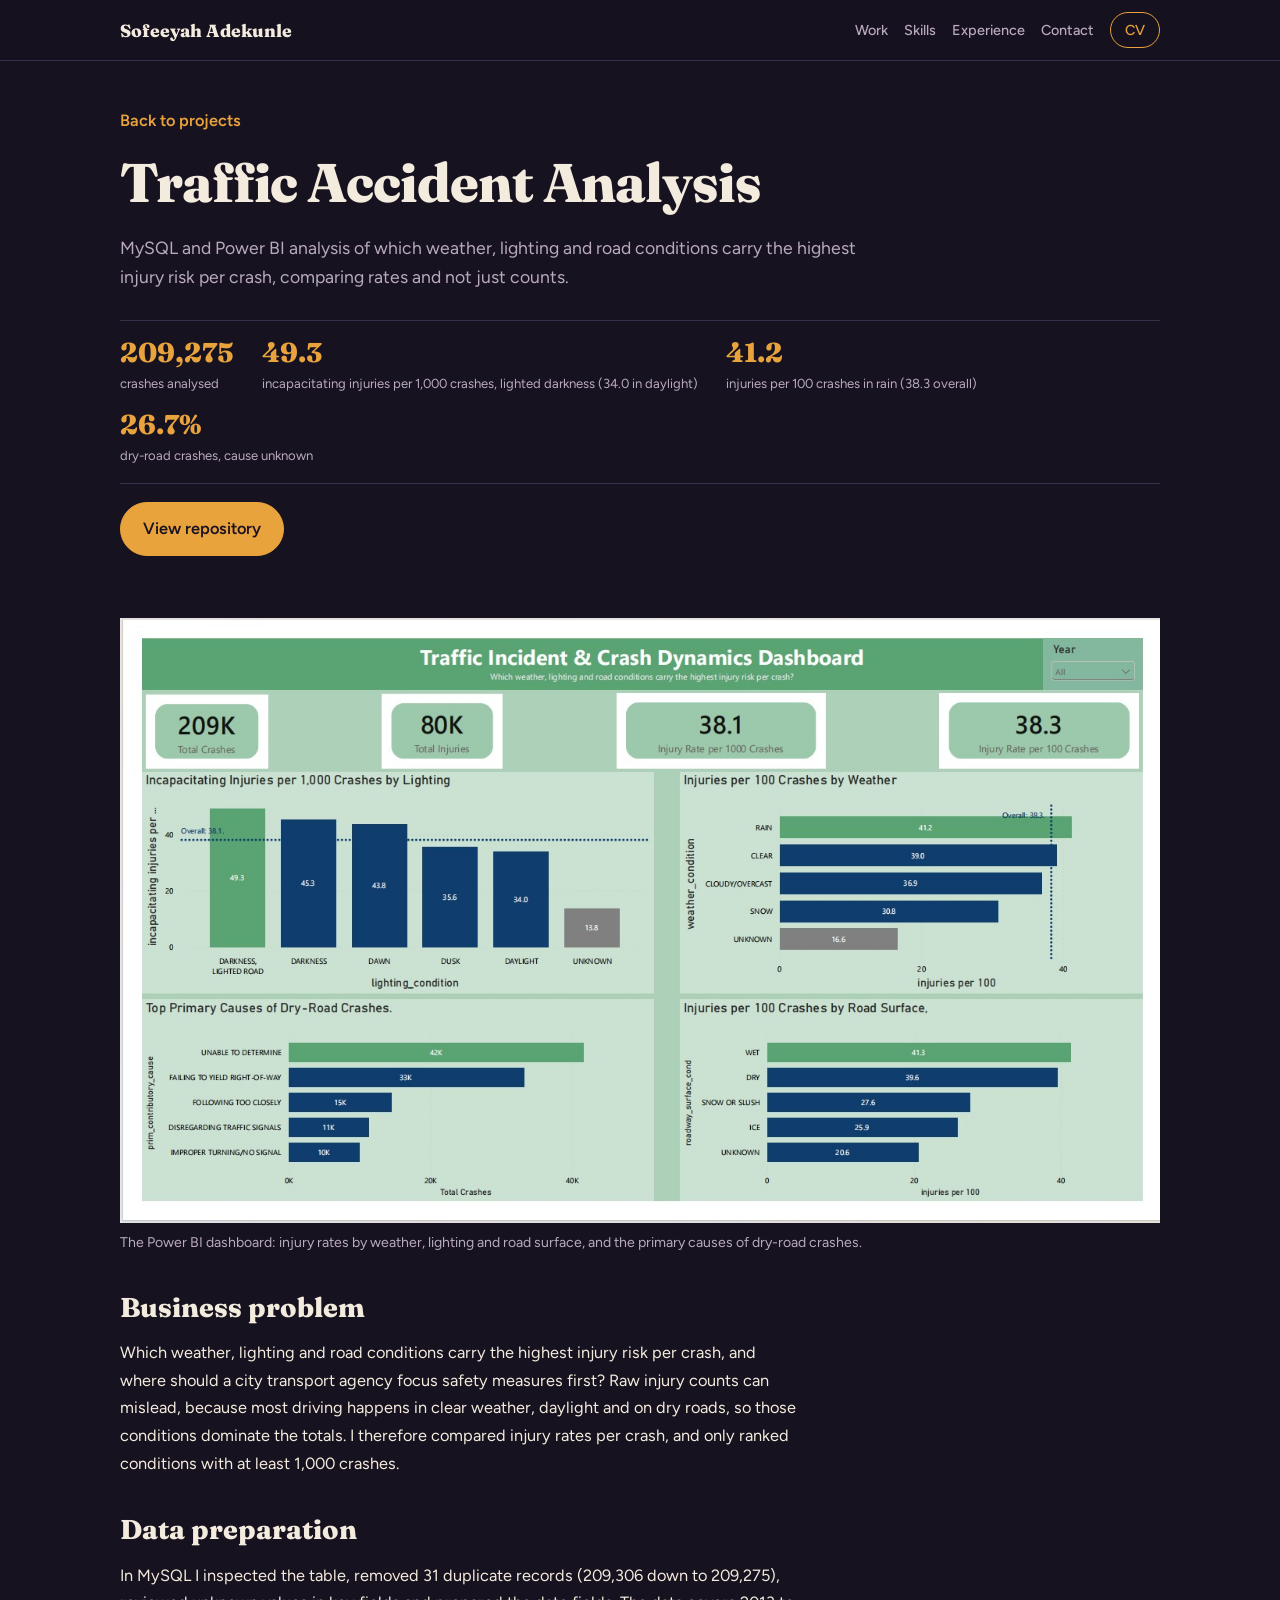
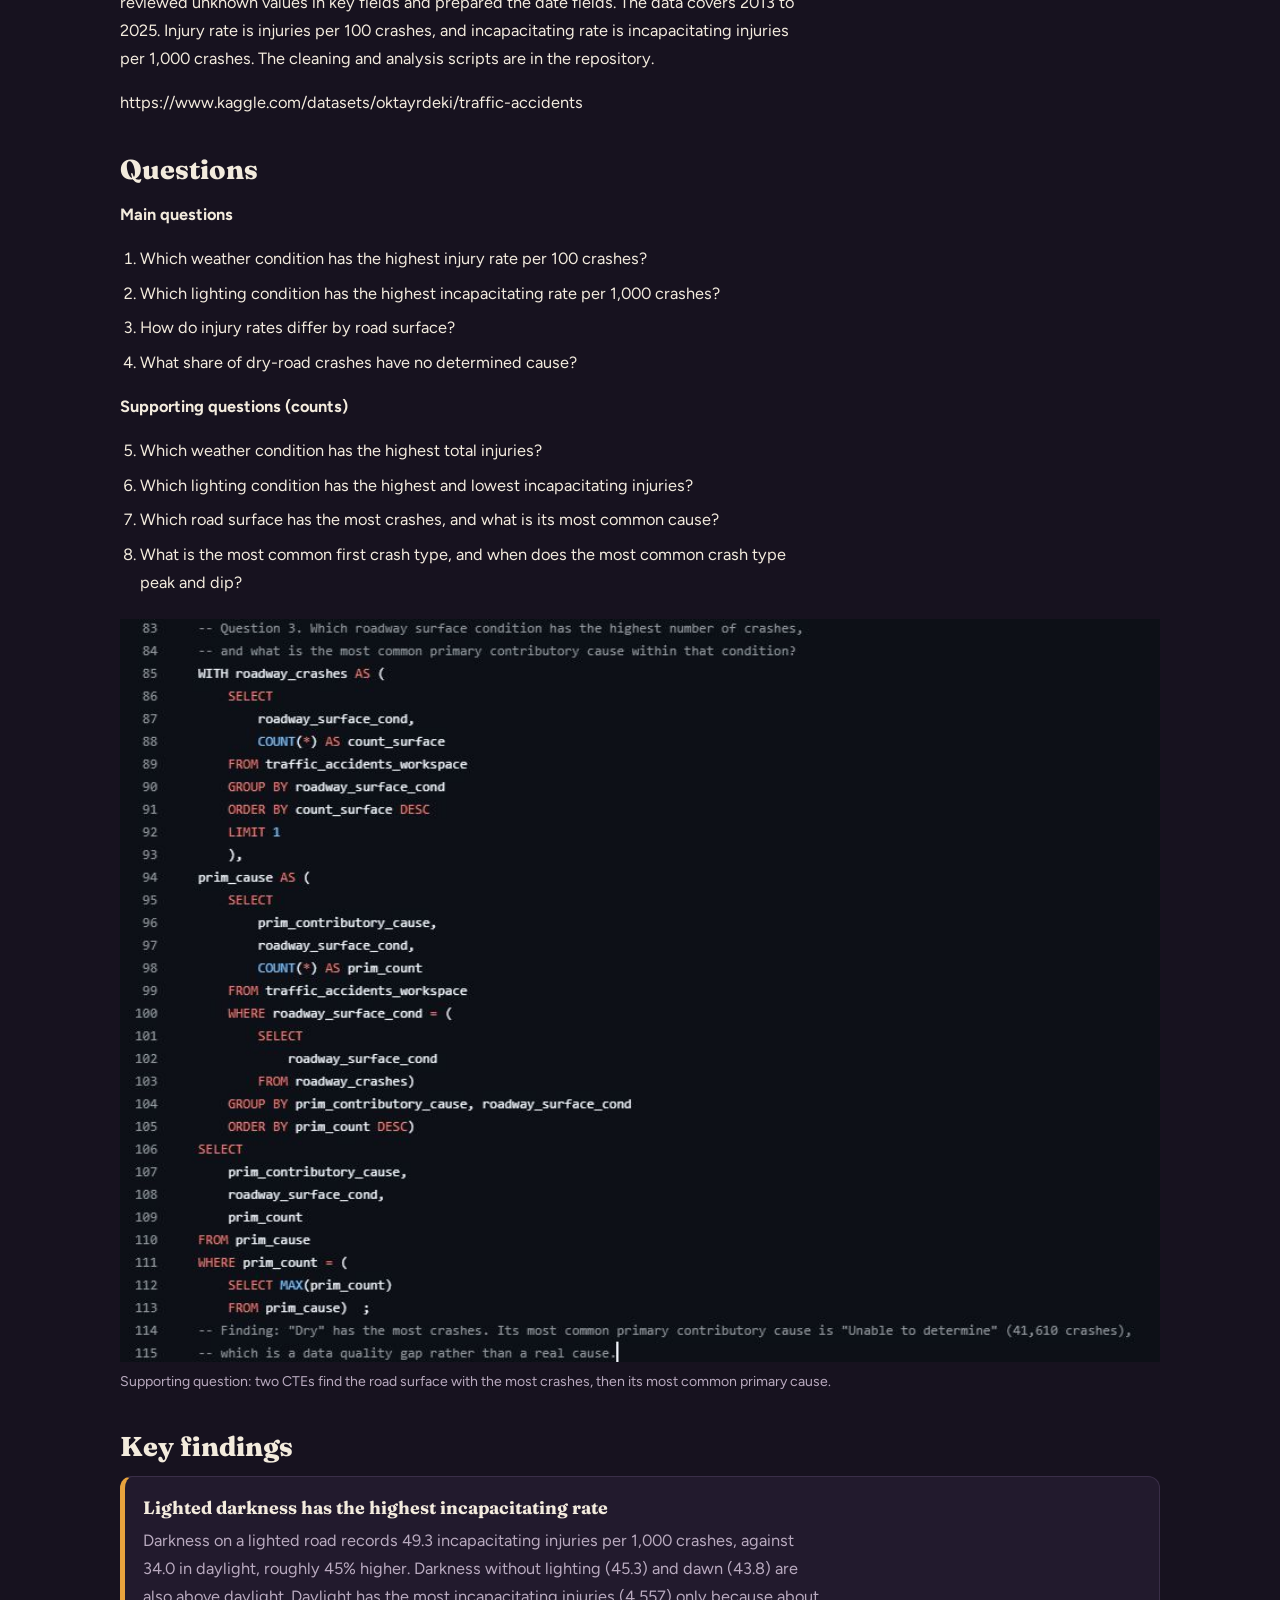
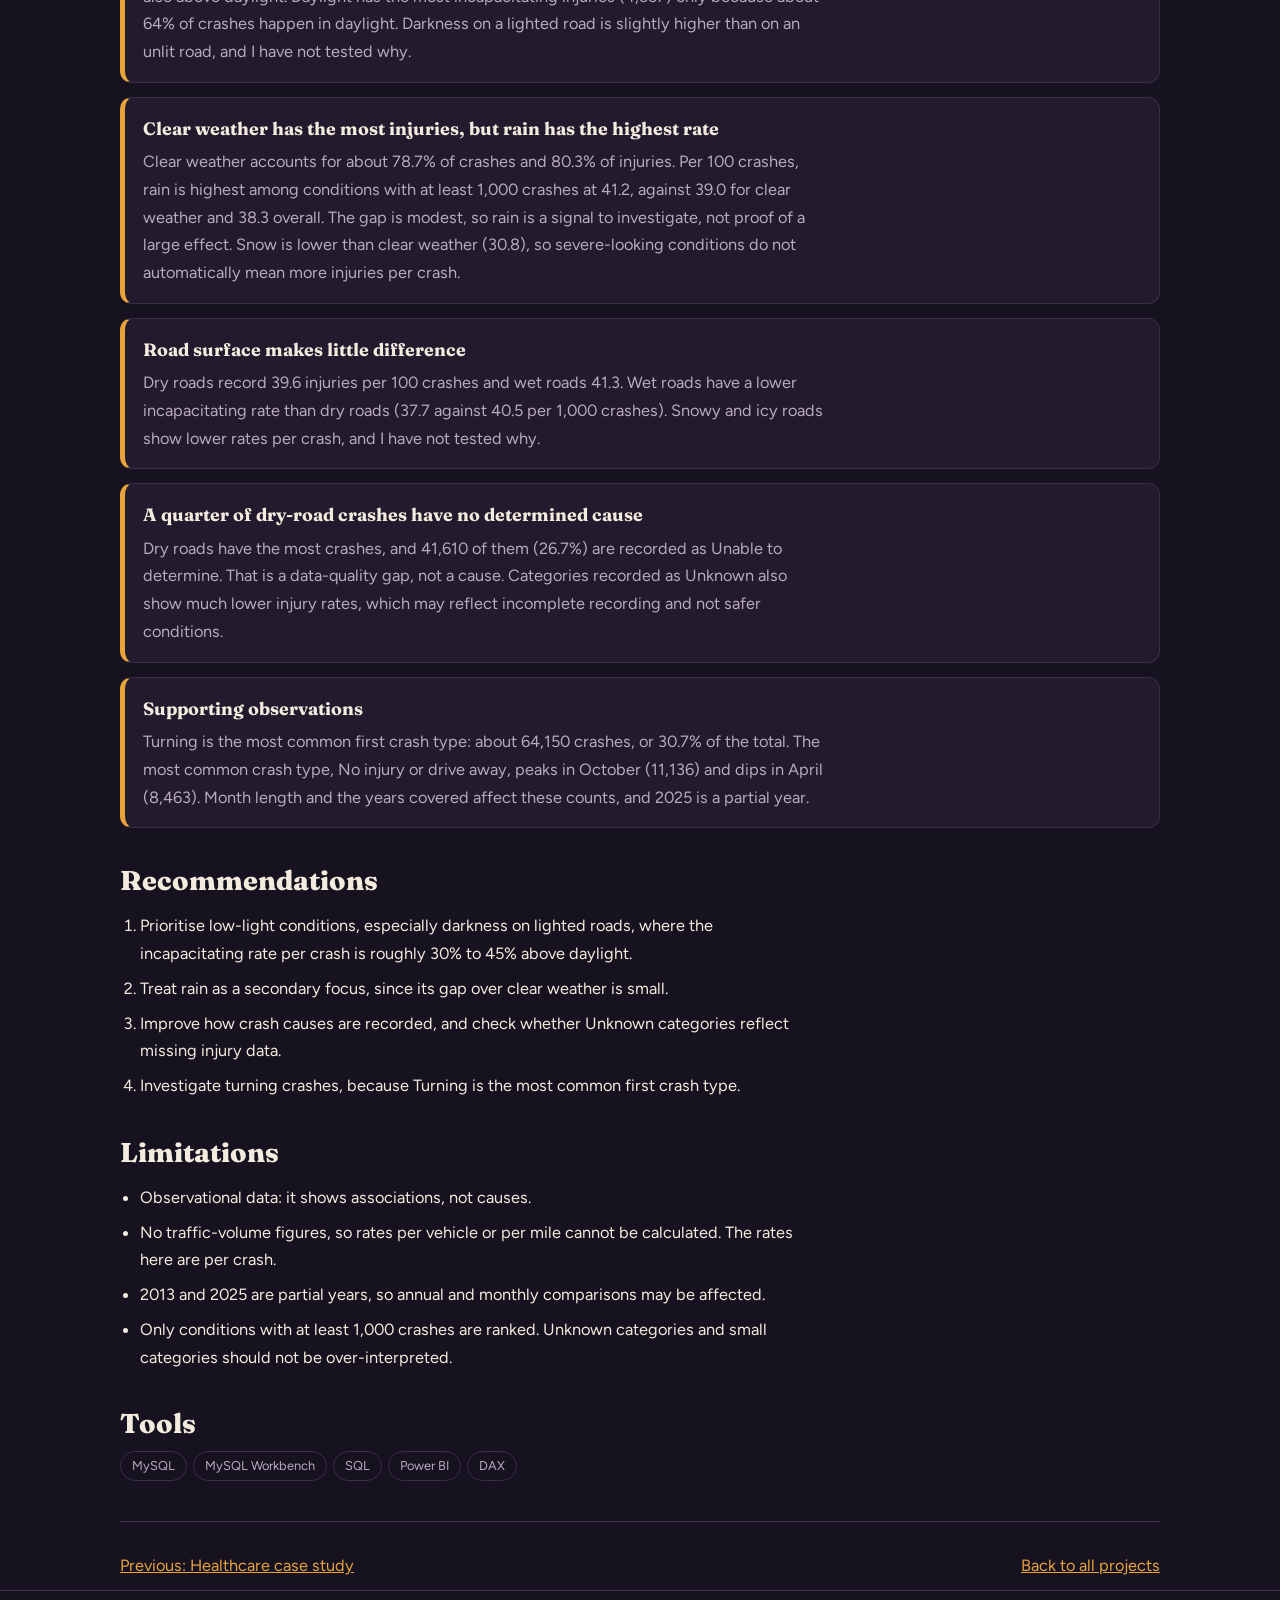
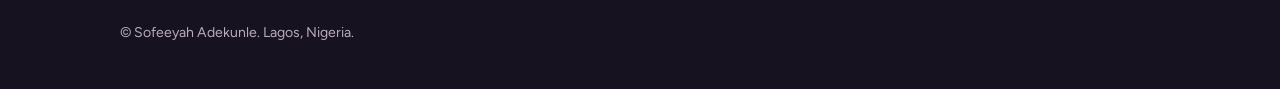
<file: traffic.html>
<!DOCTYPE html>
<html lang="en"><head><meta charset="utf-8"><meta name="viewport" content="width=device-width, initial-scale=1">
<title>Traffic Accident Analysis | Sofeeyah Adekunle</title><meta name="description" content="MySQL and Power BI analysis of 209,275 traffic crash records: which weather, lighting and road conditions carry the highest injury risk per crash.">
<link rel="preconnect" href="https://fonts.googleapis.com"><link rel="preconnect" href="https://fonts.gstatic.com" crossorigin>
<link href="https://fonts.googleapis.com/css2?family=Fraunces:wght@600;800&family=Figtree:wght@400;500;600&display=swap" rel="stylesheet">
<link rel="stylesheet" href="assets/style.css"></head><body>
<header><div class="w"><a class="logo" href="index.html"><span class="full">Sofeeyah Adekunle</span><span class="ini">SA</span></a><nav>
<a href="index.html#work">Work</a><a href="index.html#skills">Skills</a><a href="index.html#experience">Experience</a><a href="index.html#contact">Contact</a><a class="cv" href="assets/Sofeeyah_Adekunle_Data_Analyst_Resume.pdf">CV</a></nav></div></header>

<main class="cs"><div class="w"><div class="cs-hero"><a class="back" href="index.html#work">Back to projects</a>
<h1 style="font-size:clamp(2rem,6vw,3.4rem)">Traffic Accident Analysis</h1><p class="lead">MySQL and Power BI analysis of which weather, lighting and road conditions carry the highest injury risk per crash, comparing rates and not just counts.</p><div class="facts"><div><b>209,275</b><span>crashes analysed</span></div><div><b>49.3</b><span>incapacitating injuries per 1,000 crashes, lighted darkness (34.0 in daylight)</span></div><div><b>41.2</b><span>injuries per 100 crashes in rain (38.3 overall)</span></div><div><b>26.7%</b><span>dry-road crashes, cause unknown</span></div></div><a class="btn p" href="https://github.com/SofeeyahAde/traffic-accident-analysis">View repository</a></div>
<figure><button class="shot" aria-label="Enlarge: Power BI traffic crash dashboard"><img src="assets/images/traffic-dashboard.jpg" alt="Power BI traffic crash dashboard" loading="lazy"></button><figcaption>The Power BI dashboard: injury rates by weather, lighting and road surface, and the primary causes of dry-road crashes.</figcaption></figure>

<h2>Business problem</h2><p>Which weather, lighting and road conditions carry the highest injury risk per crash, and where should a city transport agency focus safety measures first? Raw injury counts can mislead, because most driving happens in clear weather, daylight and on dry roads, so those conditions dominate the totals. I therefore compared injury rates per crash, and only ranked conditions with at least 1,000 crashes.</p>

<h2>Data preparation</h2><p>In MySQL I inspected the table, removed 31 duplicate records (209,306 down to 209,275), reviewed unknown values in key fields and prepared the date fields. The data covers 2013 to 2025. Injury rate is injuries per 100 crashes, and incapacitating rate is incapacitating injuries per 1,000 crashes. The cleaning and analysis scripts are in the repository.</p>
https://www.kaggle.com/datasets/oktayrdeki/traffic-accidents

<h2>Questions</h2>
<p><b>Main questions</b></p>
<ol><li>Which weather condition has the highest injury rate per 100 crashes?</li><li>Which lighting condition has the highest incapacitating rate per 1,000 crashes?</li><li>How do injury rates differ by road surface?</li><li>What share of dry-road crashes have no determined cause?</li></ol>
<p><b>Supporting questions (counts)</b></p>
<ol start="5"><li>Which weather condition has the highest total injuries?</li><li>Which lighting condition has the highest and lowest incapacitating injuries?</li><li>Which road surface has the most crashes, and what is its most common cause?</li><li>What is the most common first crash type, and when does the most common crash type peak and dip?</li></ol>
<figure><button class="shot" aria-label="Enlarge: SQL query for roadway surface and most common contributory cause"><img src="assets/images/traffic-sql.jpg" alt="SQL query for roadway surface and most common contributory cause" loading="lazy"></button><figcaption>Supporting question: two CTEs find the road surface with the most crashes, then its most common primary cause.</figcaption></figure>

<h2>Key findings</h2>
<div class="find"><b>Lighted darkness has the highest incapacitating rate</b><p>Darkness on a lighted road records 49.3 incapacitating injuries per 1,000 crashes, against 34.0 in daylight, roughly 45% higher. Darkness without lighting (45.3) and dawn (43.8) are also above daylight. Daylight has the most incapacitating injuries (4,557) only because about 64% of crashes happen in daylight. Darkness on a lighted road is slightly higher than on an unlit road, and I have not tested why.</p></div>
<div class="find"><b>Clear weather has the most injuries, but rain has the highest rate</b><p>Clear weather accounts for about 78.7% of crashes and 80.3% of injuries. Per 100 crashes, rain is highest among conditions with at least 1,000 crashes at 41.2, against 39.0 for clear weather and 38.3 overall. The gap is modest, so rain is a signal to investigate, not proof of a large effect. Snow is lower than clear weather (30.8), so severe-looking conditions do not automatically mean more injuries per crash.</p></div>
<div class="find"><b>Road surface makes little difference</b><p>Dry roads record 39.6 injuries per 100 crashes and wet roads 41.3. Wet roads have a lower incapacitating rate than dry roads (37.7 against 40.5 per 1,000 crashes). Snowy and icy roads show lower rates per crash, and I have not tested why.</p></div>
<div class="find"><b>A quarter of dry-road crashes have no determined cause</b><p>Dry roads have the most crashes, and 41,610 of them (26.7%) are recorded as Unable to determine. That is a data-quality gap, not a cause. Categories recorded as Unknown also show much lower injury rates, which may reflect incomplete recording and not safer conditions.</p></div>
<div class="find"><b>Supporting observations</b><p>Turning is the most common first crash type: about 64,150 crashes, or 30.7% of the total. The most common crash type, No injury or drive away, peaks in October (11,136) and dips in April (8,463). Month length and the years covered affect these counts, and 2025 is a partial year.</p></div>

<h2>Recommendations</h2><ol><li>Prioritise low-light conditions, especially darkness on lighted roads, where the incapacitating rate per crash is roughly 30% to 45% above daylight.</li><li>Treat rain as a secondary focus, since its gap over clear weather is small.</li><li>Improve how crash causes are recorded, and check whether Unknown categories reflect missing injury data.</li><li>Investigate turning crashes, because Turning is the most common first crash type.</li></ol>

<h2>Limitations</h2><ul><li>Observational data: it shows associations, not causes.</li><li>No traffic-volume figures, so rates per vehicle or per mile cannot be calculated. The rates here are per crash.</li><li>2013 and 2025 are partial years, so annual and monthly comparisons may be affected.</li><li>Only conditions with at least 1,000 crashes are ranked. Unknown categories and small categories should not be over-interpreted.</li></ul>

<h2>Tools</h2><div class="chips"><span>MySQL</span><span>MySQL Workbench</span><span>SQL</span><span>Power BI</span><span>DAX</span></div>
<div class="nav2"><a href="healthcare.html">Previous: Healthcare case study</a><a href="index.html#work">Back to all projects</a></div></div></main><footer><div class="w">© Sofeeyah Adekunle. Lagos, Nigeria.</div></footer>
<dialog id="z"><img alt=""></dialog><script src="assets/site.js"></script></body></html>
</file>
<file: assets/style.css>
:root{--bg:#17121F;--sf:#221A2D;--sf2:#2B2138;--ink:#F3EBDD;--mute:#B9AABF;--line:#3A2E48;--am:#E8A33D;--tc:#E07A4F;--ol:#A7A85A;
--hd:"Fraunces",Georgia,serif;--bd:"Figtree",system-ui,-apple-system,"Segoe UI",sans-serif;color-scheme:dark}
*,*::before,*::after{box-sizing:border-box}
html{scroll-behavior:smooth;scroll-padding-top:70px}
body{margin:0;background:var(--bg);color:var(--ink);font:400 1.02rem/1.7 var(--bd)}
a{color:var(--am)}
a:focus-visible,button:focus-visible,summary:focus-visible{outline:3px solid var(--am);outline-offset:3px}
h1,h2,h3{font-family:var(--hd);line-height:1.1;margin:0}
.w{max-width:1080px;margin:0 auto;padding:0 20px}
header{position:sticky;top:0;z-index:20;background:rgba(23,18,31,.94);border-bottom:1px solid var(--line)}
header .w{display:flex;justify-content:space-between;align-items:center;height:60px;gap:12px}
.logo{font:800 1.1rem var(--hd);color:var(--ink);text-decoration:none}
nav{display:flex;gap:16px;align-items:center;overflow-x:auto;white-space:nowrap}
nav a{color:var(--mute);text-decoration:none;font-size:.9rem;font-weight:500}
nav a:hover{color:var(--ink)}
nav .cv{border:1.5px solid var(--am);color:var(--am);padding:5px 14px;border-radius:99px}
.hero{display:grid;gap:36px;padding-top:52px;padding-bottom:56px;align-items:center}
.eyebrow{font:600 .9rem var(--bd);color:var(--am);margin:0 0 14px}
h1{font-size:clamp(2.4rem,7vw,4.4rem);font-weight:800;letter-spacing:-.02em}
h1 em{font-style:normal;color:var(--am)}
.lead{color:var(--mute);font-size:1.1rem;max-width:52ch;margin:20px 0 28px}
.btn{display:inline-block;padding:12px 22px;border-radius:99px;font-weight:600;text-decoration:none;margin:0 10px 10px 0;border:1.5px solid var(--ink);color:var(--ink)}
.btn.p{background:var(--am);border-color:var(--am);color:#1b1222}
.ph{width:min(290px,78%);aspect-ratio:4/5;border-radius:999px 999px 24px 24px;overflow:hidden;margin:0 auto;box-shadow:14px 14px 0 var(--tc)}
.ph img{width:100%;height:100%;object-fit:cover;object-position:top;display:block}
section{padding:56px 0;border-top:1px solid var(--line)}
h2{font-size:clamp(1.7rem,4.5vw,2.5rem);font-weight:800;margin-bottom:10px}
.sub{color:var(--mute);max-width:60ch;margin:0 0 30px}
.tag{display:inline-block;font:600 .78rem var(--bd);color:#1b1222;background:var(--am);padding:3px 11px;border-radius:99px;margin-bottom:12px}
.feat{display:grid;gap:22px;background:var(--sf);border:1px solid var(--line);border-radius:20px;overflow:hidden}
.shot{display:block;padding:0;border:0;background:var(--sf2);cursor:zoom-in;width:100%}
.shot img{width:100%;height:auto;display:block}
.feat .tx{padding:26px}
.feat h3{font-size:clamp(1.6rem,4vw,2.2rem);font-weight:800}
.q{color:var(--mute);font-style:italic;margin:8px 0 18px}
.facts{display:flex;flex-wrap:wrap;gap:10px 28px;margin:0 0 18px;padding:14px 0;border-top:1px solid var(--line);border-bottom:1px solid var(--line)}
.facts b{display:block;font:800 1.7rem var(--hd);color:var(--am)}
.facts span{font-size:.82rem;color:var(--mute)}
.grid{display:grid;gap:22px}
.card{background:var(--sf);border:1px solid var(--line);border-radius:18px;overflow:hidden;display:flex;flex-direction:column}
.card .tx{padding:20px;display:flex;flex-direction:column;flex:1}
.card h3{font-size:1.35rem;font-weight:800;margin-bottom:6px}
.card p{margin:0 0 12px;color:var(--mute);font-size:.96rem}
.card ul{margin:0 0 14px;padding-left:1.1em;font-size:.95rem}
.card li{margin:5px 0}
.card .more{margin-top:auto;font-weight:600}
.chips{display:flex;flex-wrap:wrap;gap:6px;margin:0 0 14px}
.chips span{font-size:.8rem;padding:3px 11px;border:1px solid var(--line);border-radius:99px;color:var(--mute)}
.two{display:grid;gap:22px}
.box{background:var(--sf);border:1px solid var(--line);border-radius:18px;padding:22px}
.box h3{font-size:1.2rem;margin-bottom:12px;color:var(--am)}
.box ul{margin:0;padding-left:1.1em}.box li{margin:7px 0}
.soft{display:grid;gap:12px}
.soft div{border-left:4px solid var(--tc);padding:4px 0 4px 14px}
.soft b{font-family:var(--hd);display:block}.soft span{color:var(--mute);font-size:.93rem}
.job{padding:16px 0;border-top:1px solid var(--line)}
.job:first-of-type{border-top:0;padding-top:0}
.job h3{font-size:1.1rem}.job small{color:var(--mute);display:block;margin:2px 0 6px}
.job p{margin:0;color:var(--mute);font-size:.95rem}
footer{padding:30px 0 44px;color:var(--mute);font-size:.88rem;border-top:1px solid var(--line)}
/* case study pages */
.cs-hero{padding-top:46px;padding-bottom:30px}
.back{display:inline-block;margin-bottom:18px;text-decoration:none;font-weight:600}
.cs h2{font-size:1.7rem;margin:38px 0 12px}
.cs p,.cs li{max-width:68ch}
.cs ol,.cs ul{padding-left:1.2em}.cs li{margin:7px 0}
.cs figure{margin:22px 0}
.cs figcaption{color:var(--mute);font-size:.88rem;margin-top:8px}
.find{background:var(--sf);border:1px solid var(--line);border-left:5px solid var(--am);border-radius:12px;padding:16px 18px;margin:14px 0}
.find b{font-family:var(--hd);font-size:1.12rem;display:block;margin-bottom:4px}
.find p{margin:0;color:var(--mute)}
.nav2{display:flex;justify-content:space-between;gap:12px;flex-wrap:wrap;padding:30px 0 10px;border-top:1px solid var(--line);margin-top:40px}
dialog{border:0;padding:0;background:none;max-width:96vw;max-height:92vh}
dialog::backdrop{background:rgba(10,6,16,.9)}
dialog img{max-width:96vw;max-height:90vh;border-radius:8px;display:block}
@media(min-width:760px){.hero{grid-template-columns:1.25fr .75fr}.feat{grid-template-columns:1.15fr 1fr}.grid{grid-template-columns:repeat(3,1fr)}.grid.g2{grid-template-columns:repeat(2,1fr)}.two{grid-template-columns:repeat(2,1fr)}.feat .tx{padding:34px}}
@media(prefers-reduced-motion:reduce){html{scroll-behavior:auto}}
.logo .ini{display:none}
@media(max-width:559px){.logo .full{display:none}.logo .ini{display:inline}nav{gap:12px}nav a{font-size:.85rem}nav .cv{padding:4px 11px}}
</file>
